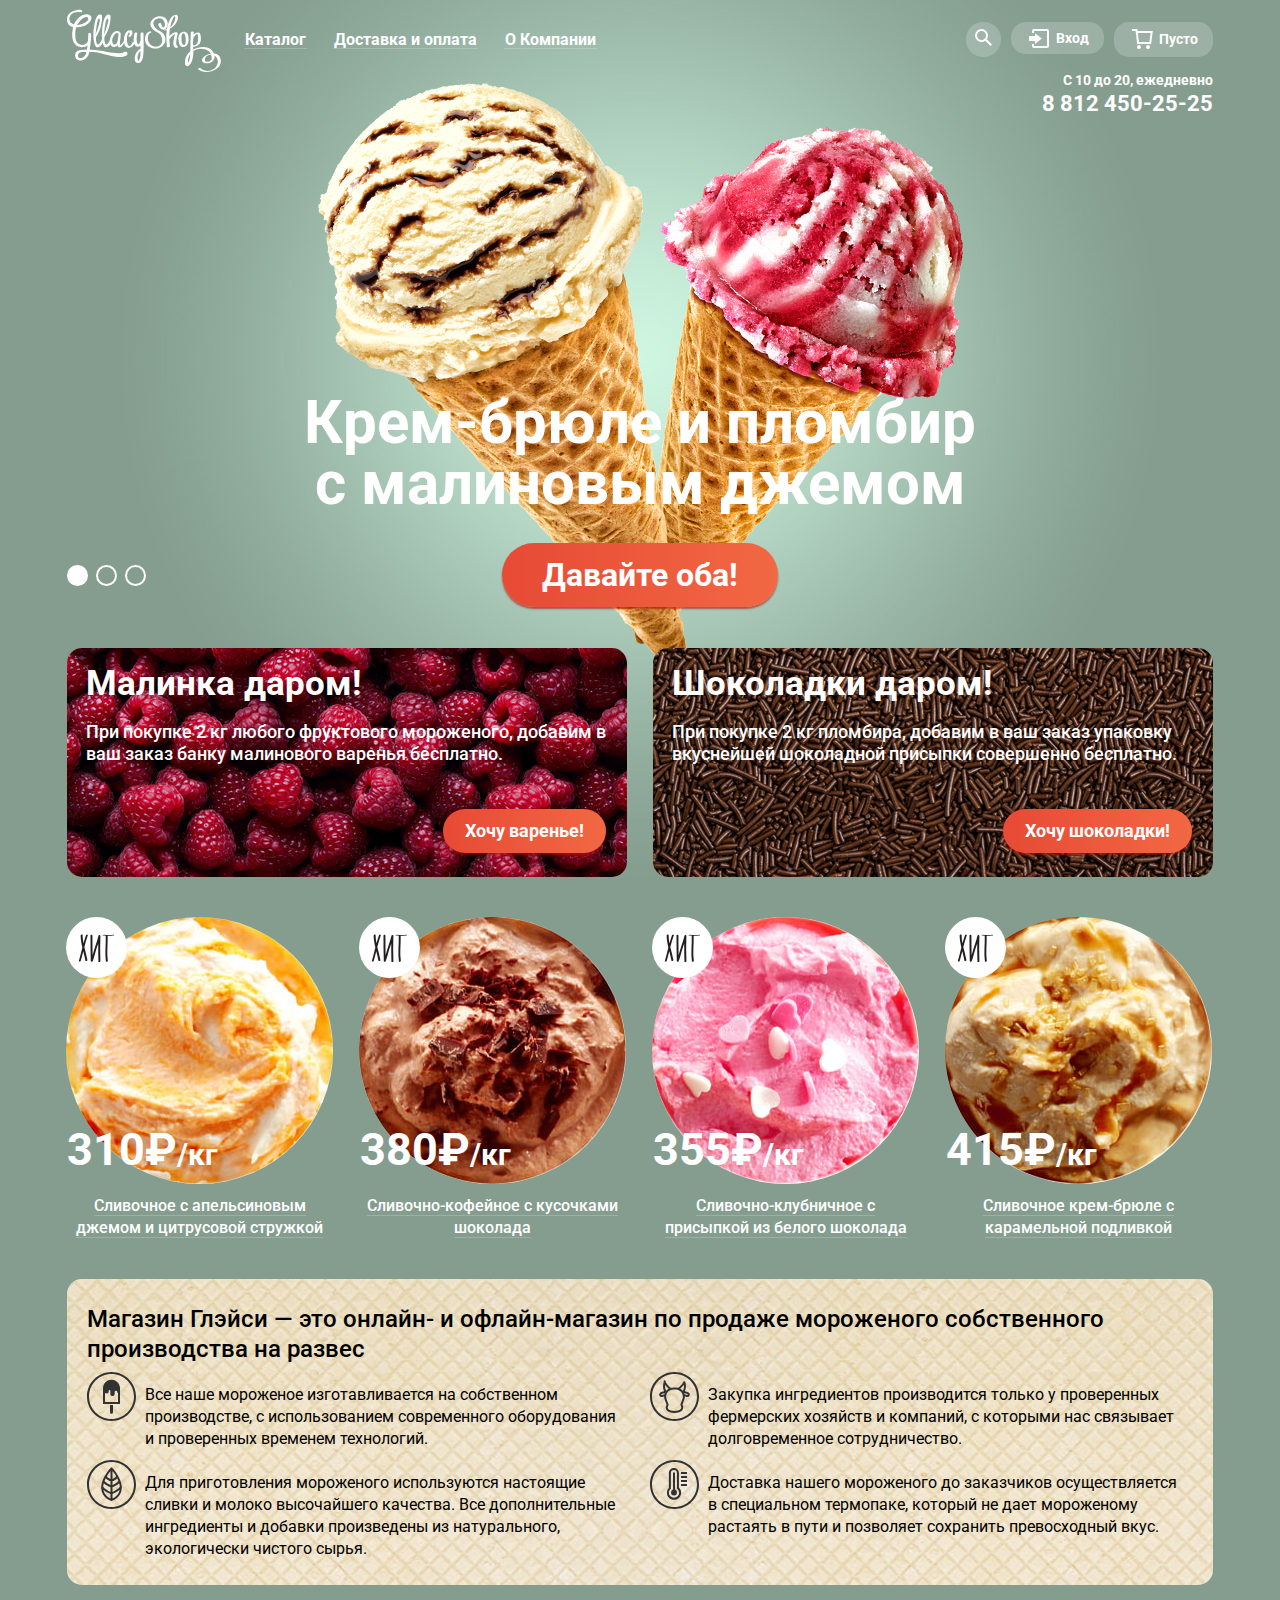
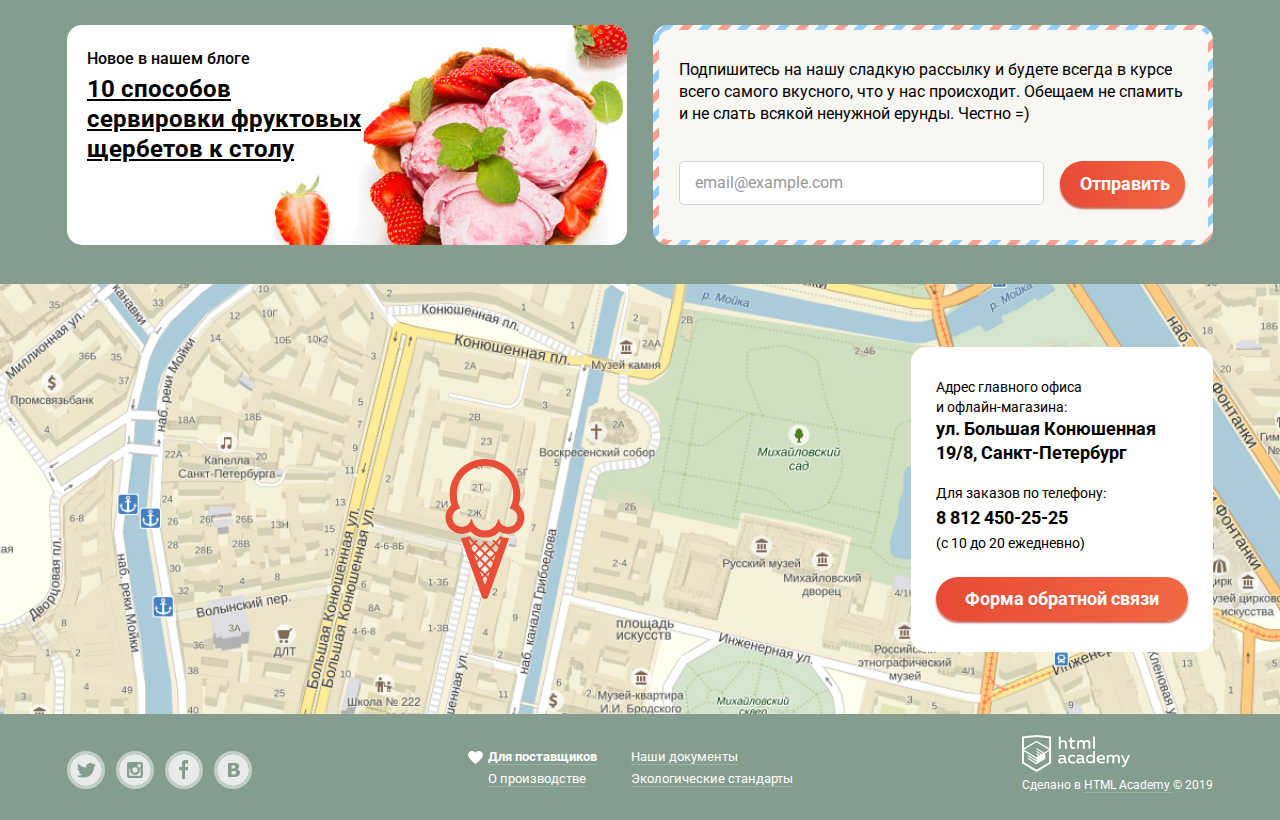
<file: index.html>
<!DOCTYPE html>
<html lang="ru">
  <head>
    <meta charset="utf-8">
    <title>HTML Academy: Глейси</title>
    <link href="https://fonts.googleapis.com/css?family=Roboto:400,500,700&display=swap&subset=cyrillic" rel="stylesheet">
    <link href="css/normalize.css" rel="stylesheet">
    <link href="css/style-min.css" rel="stylesheet">
  </head>
  <body>  
    <div class="modal-background"></div>
    <section class="feedback">
      <h2>Мы обязательно вам ответим!</h2>
      <form class="feedback-form" action="https://echo.htmlacademy.ru/" method="post">
        <p>
          <label for="nameLastname" class="visually-hidden"> Имя Фамилия</label>
          <input id="nameLastname" type="text" name="user-name" placeholder="Имя Фамилия">           
        </p>
        <p>
          <label for="user-email" class="visually-hidden">Электронная почта</label>
          <input id="user-email" type="email" name="user-email" placeholder="email@example.com">                      
        </p>
        <p>
          <textarea name="comment" rows="5" placeholder="В свободной форме"></textarea>
        </p>
        <button class="button feedback-button" type="submit">Отправить</button>
        <button class="modal-close" type="button">
          <svg xmlns="http://www.w3.org/2000/svg" width="18" height="17" viewBox="0 0 18 17">
            <path fill="#231F20" d="M17.454 1.46L16.04.046 9 7.086 1.96.046.546 1.46l7.04 7.04-7.04 7.04 1.414 1.414L9 9.914l7.04 7.04 1.414-1.414-7.04-7.04z"/>
          </svg>
          <span class="visually-hidden">Закрыть</span>
        </button>
      </form>
    </section>        
      <input class="visually-hidden" type="radio" id="product-1" name="toggle" checked tabindex="8">
      <input class="visually-hidden" type="radio" id="product-2" name="toggle">
      <input class="visually-hidden" type="radio" id="product-3" name="toggle">
    <div class="site-wrapper">
    <header class="header container">
      <div class="header-wrap">
      <a class="header-logo">
        <img src="img/logo.svg" width="154" height="64" alt="Логотип Gllacy Shop">
      </a>
      <nav class="main-navigation">        
        <ul class="main-navigation-list">
          <li class="main-navigation-item submenu">
            <a href="">Каталог</a>            
            <ul class="main-navigation-dropdown-list">
              <li class="menu-item-new">
                <a href="">Новинки</a>
              </li>
              <li>
                <a href="catalog.html">Сливочное</a>
              </li>
              <li>
                <a href="">Щербеты</a>
              </li>
              <li>
                <a href="">Фруктовый лед</a>
              </li>
              <li>
                <a href="">Мелорин</a>
              </li>
             </ul>
          </li>
          <li class="main-navigation-item">
            <a href="">Доставка и оплата</a>
          </li>
          <li class="main-navigation-item">
            <a href="">О Компании</a>
          </li>
        </ul>
      </nav>
      <div class="user-navigation">                
      <section class="search">  
        <h2 class="visually-hidden">Поиск</h2>
        <button class="search-button" type="button">
          <span class="visually-hidden">Поиск</span>
          <svg xmlns="http://www.w3.org/2000/svg" xmlns:xlink="http://www.w3.org/1999/xlink" width="17" height="17" viewBox="0 0 17 17">
            <path d="M16.958 15.527L11.75 10.32A6.455 6.455 0 0 0 13 6.5 6.5 6.5 0 1 0 6.5 13a6.465 6.465 0 0 0 3.839-1.263l5.205 5.204 1.414-1.414zM6.5 11C4.019 
            11 2 8.981 2 6.5S4.019 2 6.5 2 11 4.019 11 6.5 8.981 11 6.5 11z"/>
          </svg>
        </button>            
        <div class="modal search-modal">        
        <form class="search-form" action="https://echo.htmlacademy.ru/" method="post">
          <label for="search" class="visually-hidden">Введите, что вы ищете?</label>
          <input id="search" type="search" name="search" placeholder="Крем-брюле">          
        </form> 
      </div>
      </section>   
      <section class="login">
        <h2 class="visually-hidden">Логин</h2>        
        <a class="login-button" href="">
          <svg xmlns="http://www.w3.org/2000/svg" xmlns:xlink="http://www.w3.org/1999/xlink" width="21" height="19" viewBox="0 0 21 19">
            <g><path d="M6 14.875L12.917 9.5 6 4.125v2.917H-.042v4.917H6z"/><path d="M18 0H5C3.9 0 3 .9 3 2v2h2V2h13v15H5v-2H3v2c0 1.1.9 2 2 2h13c1.1 0 2-.9 2-2V2c0-1.1-.9-2-2-2z"/></g>
          </svg>
          Вход
        </a>
        <div class="modal login-modal">
        <form class="login-form" action="https://echo.htmlacademy.ru/" method="post">
          <p>
            <label for="login" class="visually-hidden">Электронная почта</label>
            <input id="login" type="email" name="login" placeholder="email@example.com">
          </p>
          <p>
            <label for="password" class="visually-hidden">Пароль</label>
            <input id="password" type="password" name="password" placeholder="••••••••">
          </p>
          <button class="button login-form-button" type="submit">Войти</button>
          <ul class="login-form-articles"> 
            <li>
              <a class="restore" href="">Забыли пароль?</a>
            </li>
            <li>
              <a class="new-user" href="">Новая регистрация</a>
            </li>  
          </ul>
        </form>        
      </div>
      </section>    
      <section class="basket">
        <h2 class="visually-hidden">Корзина</h2>
        <button class="basket-button" type="button">
          <svg xmlns="http://www.w3.org/2000/svg" width="21" height="20" viewBox="0 0 21 20"><g fill="#FFF">
            <path d="M5.657 2.031L5.422 0H0v2h3.64l1.5 13h13.988l1.699-12.969H5.657zM17.372 13H6.922L5.888 4.031h12.66L17.372 13z"/>
            <circle cx="6.984" cy="18" r="2"/><circle cx="15.984" cy="18" r="2"/></g>
          </svg>
          <span>Пусто</span>          
        </button>          
      </section>  
      </div> 
      </div>   
      <p class="header-contacts">С 10 до 20, ежедневно<a class="header-tel" href="tel:88124502525">8 812 450-25-25</a></p>
    </header>
    <main>      
      <h1 class="visually-hidden">Магазин мороженного "Gllacy Shop"</h1>
      <section class="slider container">
        <h2 class="visually-hidden">Слайдер</h2>
        
        <div class="slider-controls">
          <label for="product-1">Первый</label>
          <label for="product-2">Второй</label>
          <label for="product-3">Третий</label>
        </div>
        <ul class="slider-list">
          <li class="slider-item slide" id="slide1">
            <h3>Крем-брюле и пломбир с малиновым джемом</h3>            
            <a class="button slider-button" href="">Давайте оба!</a>
          </li>
          <li class="slider-item slide" id="slide2">
            <h3>Шоколадный пломбир и лимонный сорбет</h3>            
            <a class="button slider-button" href="">Давайте оба!</a>
          </li>
          <li class="slider-item slide" id="slide3">
            <h3>Пломбир с помадкой и клубничный щербет</h3>            
            <a class="button slider-button" href="">Давайте оба!</a>
          </li>
        </ul>        
      </section>
      <section class="offer container">
        <h2 class="visually-hidden">Акции и спецпредложения</h2>
        <ul class="offer-list">
          <li class="offer-item">
            <h3>Малинка даром!</h3>
            <p>При покупке 2 кг любого фруктового мороженого, добавим в ваш заказ банку малинового варенья бесплатно.</p>
            <a class="button offer-button" href="">Хочу варенье!</a>
          </li>
          <li class="offer-item">
            <h3>Шоколадки даром!</h3>
            <p>При покупке 2 кг пломбира, добавим в ваш заказ упаковку вкуснейшей шоколадной присыпки совершенно бесплатно.</p>
            <a class="button offer-button" href="">Хочу шоколадки!</a>
          </li>
        </ul>        
      </section>
      <section class="top-product container-product">
        <h2 class="visually-hidden">Лучшие товары</h2>
        <ul class="top-product-list">
          <li class="top-product-item">
            <a href="">
              <img src="img/hit_product_1.jpg" width="267" height="267" alt="Мороженое теплого желтого цвета">
              <h3><span class="product-name">Сливочное с апельсиновым джемом и цитрусовой стружкой</span></h3>            
            </a>
            <p class="top-product-item-price">310₽<span class="top-product-item-unit">/кг</span></p>
            <div class="wrap-item-button">
            <a class="button item-button" href="">Быстрый просмотр</a>
           </div>
          </li>  
          <li class="top-product-item">
            <a href="">              
              <img src="img/hit_product_2.jpg" width="267" height="267" alt="Мороженое светло-коричневого цвета">
              <h3><span class="product-name">Сливочно-кофейное с кусочками шоколада</span></h3>
            </a>
            <p class="top-product-item-price">380₽<span class="top-product-item-unit">/кг</span></p>
            <div class="wrap-item-button">
              <a class="button item-button" href="">Быстрый просмотр</a>              
            </div>
          </li>
          <li class="top-product-item">
            <a href="">              
              <img src="img/hit_product_3.jpg" width="267" height="267" alt="Мороженое розового цвета с посыпкой в виде белых сердечек">
              <h3><span class="product-name">Сливочно-клубничное с присыпкой из белого шоколада</span></h3>
            </a>
            <p class="top-product-item-price">355₽<span class="top-product-item-unit">/кг</span></p>
            <div class="wrap-item-button">
              <a class="button item-button" href="">Быстрый просмотр</a>  
            </div>
          </li> 
          <li class="top-product-item">
            <a href="">              
              <img src="img/hit_product_4.jpg" width="267" height="267" alt="Мороженое бело-коричневого цвета">
              <h3><span class="product-name">Сливочное крем-брюле с карамельной подливкой</span></h3>
            </a>
            <p class="top-product-item-price">415₽<span class="top-product-item-unit">/кг</span></p>
            <div class="wrap-item-button">
              <a class="button item-button" href="">Быстрый просмотр</a>  
            </div>
          </li>                 
        </ul>
      </section>
      <div class="container">
      <section class="features">
        <h2 class="visually-hidden">Описание магазина</h2>
        <p class="features-subtitle">Магазин Глэйси — это онлайн- и офлайн-магазин по продаже мороженого собственного производства на развес</p>
        <ul class="features-list">
          <li class="feature-item">
            <p>Все наше мороженое изготавливается на собственном производстве, с использованием современного оборудования и проверенных временем технологий.</p>
          </li>
          <li class="feature-item">
            <p>Закупка ингредиентов  производится только у проверенных фермерских хозяйств и компаний, с которыми нас связывает долговременное сотрудничество. </p>
          </li>
          <li class="feature-item">
            <p>Для приготовления мороженого используются настоящие сливки и молоко высочайшего качества. Все дополнительные ингредиенты и добавки произведены из 
            натурального, экологически чистого сырья. </p>
          </li>
          <li class="feature-item">
            <p>Доставка нашего мороженого до заказчиков осуществляется в специальном термопаке, который не дает мороженому растаять в пути и позволяет сохранить 
              превосходный вкус.</p>
          </li>
        </ul>
      </section>
      </div>
      <div class="index-columns container">
      <article class="news">
        <h2>Новое в нашем блоге</h2>      
        <h3>
          <a href="">
            10 способов сервировки фруктовых щербетов к столу
          </a>
        </h3>
      </article>      
      <section class="subscription">
        <h2 class="visually-hidden">Подписка на рассылку</h2>
        <div class="subscription-border">
        <p class="subscription-info">Подпишитесь на нашу сладкую рассылку и будете всегда в курсе всего самого вкусного, что у нас происходит. 
          Обещаем не спамить и не слать всякой ненужной ерунды. Честно =)</p>
        <form class="subscription-form" action="https://echo.htmlacademy.ru/" method="post">
          <label for="email" class="visually-hidden">Электронная почта</label> 
          <input id="email" type="email" name="user-email" placeholder="email@example.com">       
          <button class="button subscription-button" type="submit">Отправить</button>
        </form>
        </div>
      </section>
      </div>
      <section class="contacts">
        <iframe src="https://www.google.com/maps/embed?pb=!1m18!1m12!1m3!1d1998.5948798555619!2d30.32243585507423!3d59.93886427625802!2m3!1f0!2f0!3f0!3m2!1i1024!2i768!4f13.1!3m3!1m2!1s0x4696310fca145cc1%3A0x42b32648d8238007!2z0JHQvtC70YzRiNCw0Y8g0JrQvtC90Y7RiNC10L3QvdCw0Y8g0YPQuy4sIDE5LzgsINCh0LDQvdC60YIt0J_QtdGC0LXRgNCx0YPRgNCzLCAxOTExODY!5e0!3m2!1sru!2sru!4v1584449280880!5m2!1sru!2sru" 
        width="1200" height="430" style="border:0;" allowfullscreen="" aria-hidden="false" tabindex="0"></iframe>        
        <div class="container">
          <div class="contacts-inner">
            <h2 class="visually-hidden">Карта</h2>
            <div class="contacts-info">
              <p class="contacts-base"> 
                Адрес главного офиса<br> и офлайн-магазина:<br>
              <span class="contacts-address">ул. Большая Конюшенная <br> 19/8, Санкт-Петербург</span>
              </p>
              <p class="contacts-base">
                Для заказов по телефону:<br>
                <a class="contacts-tel" href="tel:88124502525">8 812 450-25-25</a><br>            
                (с 10 до 20 ежедневно)
              </p>   
                <a class="button contacts-button" href="">Форма обратной связи</a>    
            </div>      
          </div> 
        </div>       
      </section>         
    </main>
    <footer class="main-footer container">    
      <ul class="footer-social">
        <li class="social-button">
          <a href="">
            <span class="visually-hidden">Твитер</span>
            <svg xmlns="http://www.w3.org/2000/svg" width="32" height="32" viewBox="0 0 32 32">
              <path d="M16 0C7.164 0 0 7.164 0 16c0 8.837 7.164 16 16 16 8.837 0 16-7.163 16-16 0-8.836-7.163-16-16-16zm7.944 12.809c-.251 
              6.516-3.463 10.832-10.992 10.702h-.486c-.447 0-4.543-.443-5.344-1.823 2.479.19 4.247-.406 5.12-1.136-1.048-.289-2.923-.461-3.251-2.848.384.104.618.221 
              1.299.113-1.307-.824-2.758-1.519-2.679-3.643.311.317 1.164.518 1.46.457-.768-.233-2.149-3.244-.974-4.781 1.984 1.79 4.075 3.482 7.804 3.643.227-2.214 1.24-3.699 
              3.168-4.325 1.84-.479 3.255.26 3.901 1.138.737-.224 1.453-.466 2.193-.685-.004.833-.569 1.463-.935 1.709.747.165 1.423-.475 1.423-.475-.184.963-1.094 1.725-1.707 1.954z"/>
            </svg>
          </a>
        </li>
        <li class="social-button">
          <a href="">
            <span class="visually-hidden">Инстаграмм</span>
            <svg xmlns="http://www.w3.org/2000/svg" width="32" height="32" viewBox="0 0 32 32"><g>
              <path d="M20.916 16a4.938 4.938 0 1 1-9.877 0c0-.394.051-.773.138-1.14h-.897v6.838h11.396V14.86h-.897c.086.367.137.746.137 1.14z"/>
              <path d="M15.978 18.659c1.466 0 2.659-1.193 2.659-2.659s-1.193-2.659-2.659-2.659c-1.466 0-2.659 1.193-2.659 2.659s1.192 2.659 2.659 2.659zM18.637 10.302h3.039v3.039h-3.039z"/>
              <path d="M16 0C7.164 0 0 7.164 0 16c0 8.837 7.164 16 16 16 8.837 0 16-7.163 16-16 0-8.836-7.163-16-16-16zm7.955 21.698a2.285 2.285 0 0 1-2.279 2.279H10.279A2.285 2.285 0 0 1 8 
              21.698V10.302a2.286 2.286 0 0 1 2.279-2.279h11.396a2.286 2.286 0 0 1 2.279 2.279v11.396z"/></g>
            </svg>
          </a>
        </li>
        <li class="social-button">
          <a href="">
            <span class="visually-hidden">Фейсбук</span>
            <svg xmlns="http://www.w3.org/2000/svg" width="32" height="32" viewBox="0 0 32 32">
              <path d="M16 0C7.164 0 0 7.163 0 16s7.164 16 16 16c8.837 0 16-7.164 16-16S24.837 0 16 0zm4.062 9.455h-3.021v3.444h3.021v3.445h-3.021v8.61H14.02v-8.61H11v-3.445h3.021V9.455c0-1.902 
              1.353-3.445 3.021-3.445h3.021v3.445z"/>
            </svg>
          </a>
        </li>
        <li class="social-button">
          <a href="">
            <span class="visually-hidden">Вконтакте</span>
            <svg xmlns="http://www.w3.org/2000/svg" width="32" height="32" viewBox="0 0 32 32"><g>
              <path d="M16.637 14.495c.402-.019.719-.082.951-.188.326-.145.54-.33.641-.559.101-.229.15-.496.15-.797 0-.232-.058-.465-.174-.697-.116-.232-.322-.405-.617-.517-.264-.1-.592-.155-.984-.165a76.242 
              76.242 0 0 0-1.652-.014h-.339v2.965h.565c.571 0 1.057-.009 1.459-.028zM18.118 17.084c-.282-.081-.672-.125-1.166-.132a127.97 127.97 0 0 0-1.55-.009h-.79v3.493h.264c1.014 0 1.74-.003 2.18-.009a3.2 
              3.2 0 0 0 1.212-.245c.377-.157.633-.364.774-.625s.214-.562.214-.9c0-.446-.088-.788-.261-1.03-.17-.241-.464-.423-.877-.543z"/>
              <path d="M16 0C7.164 0 0 7.164 0 16c0 8.837 7.164 16 16 16 8.837 0 16-7.163 16-16 0-8.836-7.163-16-16-16zm6.602 20.531a3.73 3.73 0 0 
              1-1.124 1.327c-.552.415-1.161.71-1.823.886s-1.501.264-2.519.264h-6.121V8.987h5.443c1.13 0 1.957.038 2.48.113a5.126 5.126 0 0 1 1.561.5c.533.27.929.632 1.189 1.087.26.455.392.975.392 1.558 0 
              .678-.179 1.278-.536 1.795-.358.518-.863.92-1.517 1.208v.075c.917.182 1.642.559 2.179 1.13.537.571.807 1.325.807 2.261 0 .678-.138 1.283-.411 1.817z"/></g>
            </svg>
          </a>
        </li>
      </ul>
      <ul class="footer-links">       
        <li class="footer-link footer-link-special">
          <a href="">Для поставщиков</a>
        </li>
        <li class="footer-link">
          <a href="">Наши документы</a>
        </li>   
        <li class="footer-link">
          <a href="">О производстве</a>
        </li>
        <li class="footer-link">
          <a href="">Экологические стандарты</a>
        </li>
      </ul>
      <div class="footer-copyright">
        <a class="html-logo" href="https://htmlacademy.ru/intensive/htmlcss">
          <img src="img/logo-htmlacademy.svg" alt="Логотип HTML Academy" width="108" height="39">
        </a>   
        <p>Сделано в  
          <a href="https://htmlacademy.ru/intensive/htmlcss">
          HTML Academy
          </a>      
          © 2019       
        </p>
      </div>
    </footer> 
  </div>
  <script src="js/script-min.js">
  </script>

</body></html>
</file>
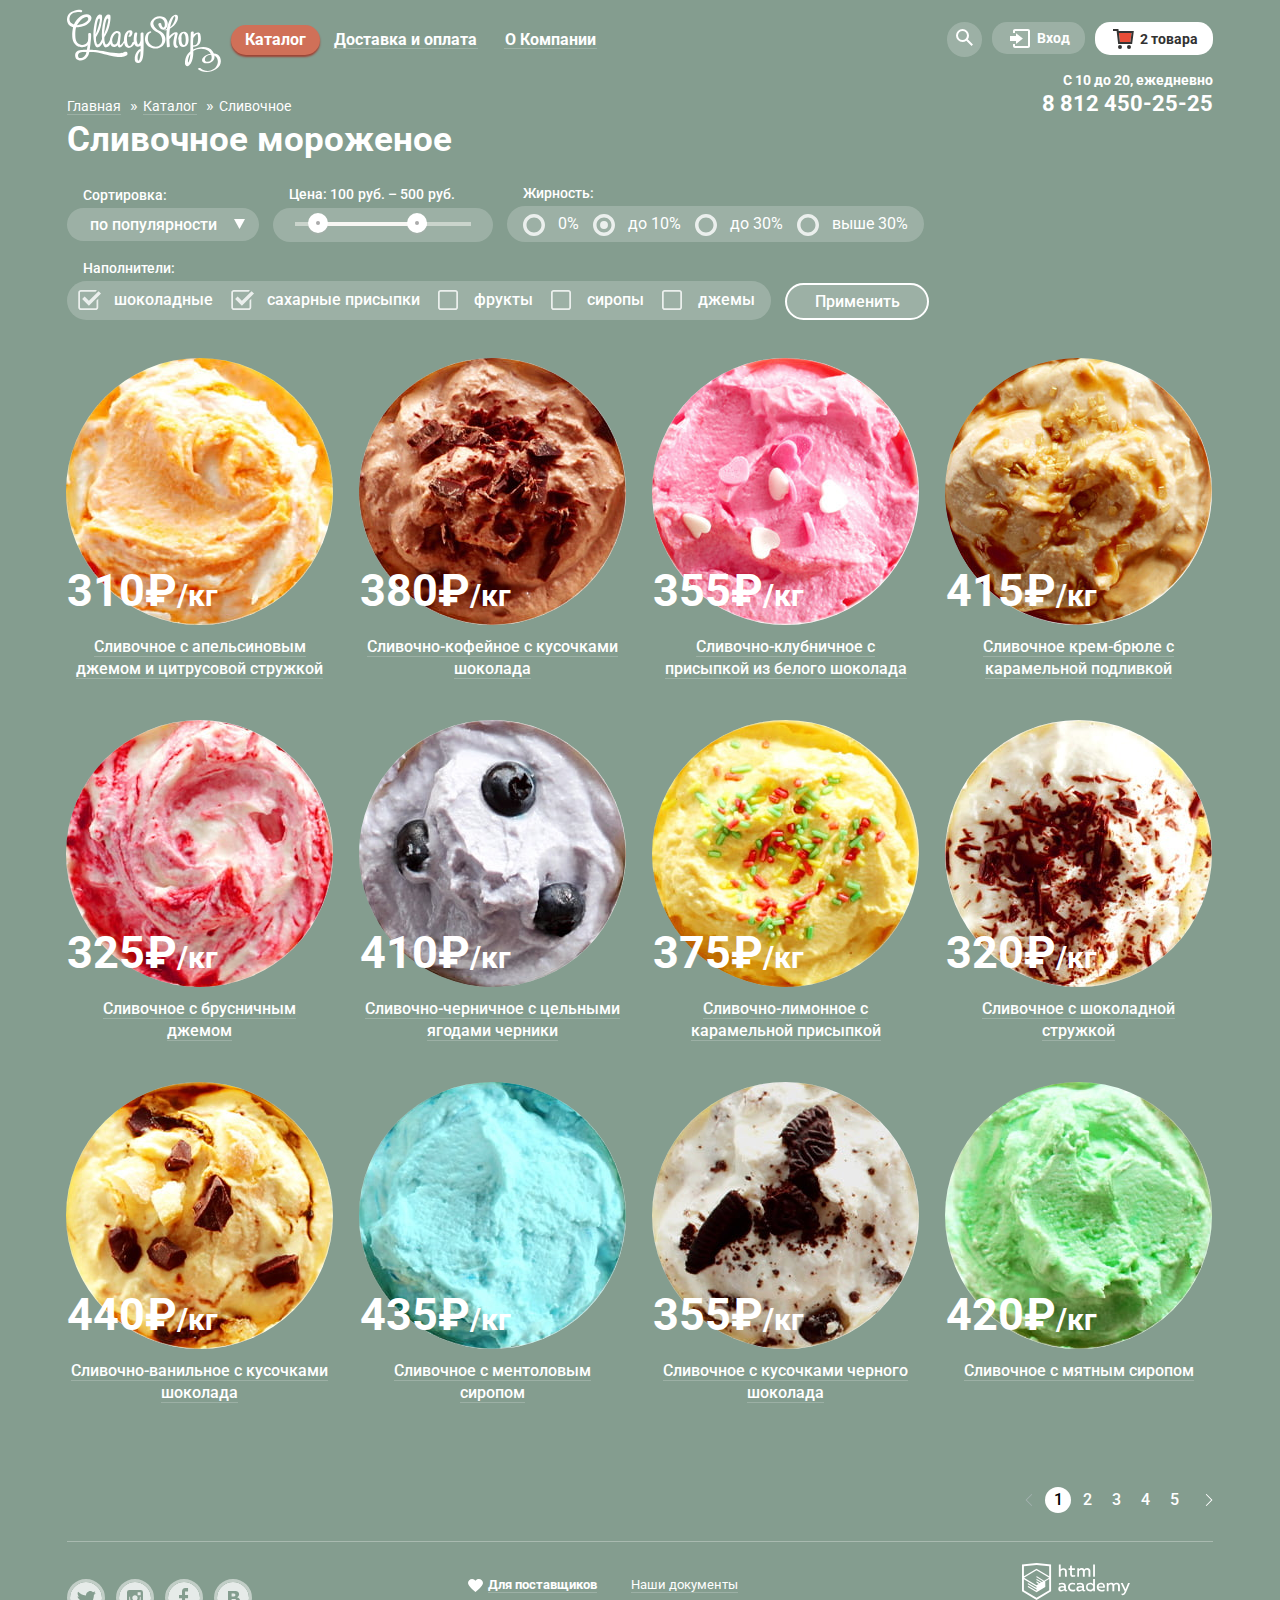
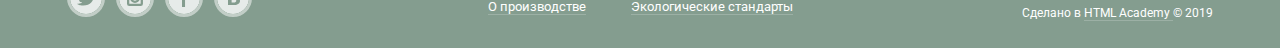
<file: catalog.html>
<!DOCTYPE html>
<html lang="ru">
  <head>
    <meta charset="utf-8">
    <title>HTML Academy: Глейси</title>
    <link href="https://fonts.googleapis.com/css?family=Roboto:400,500,700&display=swap&subset=cyrillic" rel="stylesheet">
    <link href="css/normalize.css" rel="stylesheet">
    <link href="css/style-min.css" rel="stylesheet">
  </head>
  <body>   
    <header class="header container">
      <div class="header-wrap">
      <a class="header-logo" href="index.html">
        <img src="img/logo.svg" width="154" height="64" alt="Логотип Gllacy Shop">
      </a>
      <nav class="main-navigation">        
        <ul class="main-navigation-list">
          <li class="submenu site-navigation-current"><a href="">Каталог</a>            
            <ul class="main-navigation-dropdown-list">
              <li class="menu-item-new">
                <a href="">Новинки</a>
              </li>
              <li class="current-page">
                <a>Сливочное</a>
              </li>
              <li>
                <a href="">Щербеты</a>
              </li>
              <li>
                <a href="">Фруктовый лед</a>
              </li>
              <li>
                <a href="">Мелорин</a>
              </li>
            </ul>
          </li>
          <li class="main-navigation-item">
            <a href="">Доставка и оплата</a>
          </li>
          <li class="main-navigation-item">
            <a href="">О Компании</a>
          </li>
        </ul>
      </nav>      
      <div class="user-navigation">                
        <section class="search">  
          <h2 class="visually-hidden">Поиск</h2>
          <button class="search-button" type="button">
            <span class="visually-hidden">Поиск</span>
            <svg xmlns="http://www.w3.org/2000/svg" xmlns:xlink="http://www.w3.org/1999/xlink" width="17" height="17" viewBox="0 0 17 17">
              <path d="M16.958 15.527L11.75 10.32A6.455 6.455 0 0 0 13 6.5 6.5 6.5 0 1 0 6.5 13a6.465 6.465 0 0 0 3.839-1.263l5.205 5.204 1.414-1.414zM6.5 11C4.019 
              11 2 8.981 2 6.5S4.019 2 6.5 2 11 4.019 11 6.5 8.981 11 6.5 11z"/>
            </svg>
          </button>            
          <div class="modal search-modal">        
          <form class="search-form" action="https://echo.htmlacademy.ru/" method="post">
            <label for="search" class="visually-hidden">Введите, что вы ищете?</label>
            <input id="search" type="search" name="search" placeholder="Например: Крем-брюле">          
          </form> 
        </div>
        </section>   
        <section class="login">  
          <h2 class="visually-hidden">Логин</h2>      
          <a class="login-button" href="">
            <svg xmlns="http://www.w3.org/2000/svg" xmlns:xlink="http://www.w3.org/1999/xlink" width="21" height="19" viewBox="0 0 21 19">
              <g><path d="M6 14.875L12.917 9.5 6 4.125v2.917H-.042v4.917H6z"/><path d="M18 0H5C3.9 0 3 .9 3 2v2h2V2h13v15H5v-2H3v2c0 1.1.9 2 2 2h13c1.1 0 2-.9 2-2V2c0-1.1-.9-2-2-2z"/></g>
            </svg>
            Вход
          </a>
          <div class="modal login-modal">
          <form class="login-form" action="https://echo.htmlacademy.ru/" method="post">
            <p>
              <label for="login" class="visually-hidden">Электронная почта</label>
              <input id="login" type="email" name="login" placeholder="email@example.com">
            </p>
            <p>
              <label for="password" class="visually-hidden">Пароль</label>
              <input id="password" type="password" name="password" placeholder="••••••••">
            </p>
            <button class="button login-form-button" type="submit">Войти</button>
            <ul class="login-form-articles"> 
              <li>
                <a class="restore" href="">Забыли пароль?</a>
              </li>
              <li>
                <a class="new-user" href="">Новая регистрация</a>
              </li>  
            </ul>
          </form>
        </div>
        </section>    
        <section class="basket-full">
          <h2 class="visually-hidden">Корзина</h2>
          <button class="basket-button-full" type="button">
            <svg class="basket-button-full-icon" xmlns="http://www.w3.org/2000/svg" width="21" height="20" viewBox="0 0 21 20">
              <path fill="#E84D37" d="M5.888 4.031L6.922 13h10.45l1.176-8.969z"/><circle fill="#343434" cx="6.984" cy="18" r="2"/>
              <circle fill="#343434" cx="15.984" cy="18" r="2"/><path fill="#343434" d="M5.657 2.031L5.422 0H0v2h3.64l1.5 13h13.988l1.699-12.969H5.657zM17.372 13H6.922L5.888 4.031h12.66L17.372 13z"/>
            </svg>
            <span class="basket-product">2 товара</span>          
          </button>  
          <div class="modal basket-modal">
          <div class="wrap-basket">            
            <table>
              <tbody>
                <tr>
                <td>
                  <button class="basket-close" type="button">
                    <svg xmlns="http://www.w3.org/2000/svg" width="11" height="11" viewBox="0 0 11 11">
                      <path d="M10.979.728l-.708-.707L5.5 4.792.729.021.021.728 4.793 5.5.021 10.271l.707.708L5.5 6.207l4.771 4.772.708-.708L6.207 5.5z"/>
                    </svg>
                    <span class="visually-hidden">Убрать из корзины</span>
                  </button>
                </td>
                <td><img src="img/product_mini_1.jpg" alt="Мороженое теплого желтого цвета" width="33" height="33"></td>
                <td>Пломбир с апельсиновым джемом</td>
                <td>1,5 кг х <span>200 руб.</span></td>
                <td>300 руб.</td>
              </tr>
              <tr>
                <td>
                  <button class="basket-close" type="button">
                    <svg xmlns="http://www.w3.org/2000/svg" width="11" height="11" viewBox="0 0 11 11">
                      <path fill="#231F20" d="M10.979.728l-.708-.707L5.5 4.792.729.021.021.728 4.793 5.5.021 10.271l.707.708L5.5 6.207l4.771 4.772.708-.708L6.207 5.5z"/>
                    </svg>
                    <span class="visually-hidden">Убрать из корзины</span>
                  </button>
                </td>
                <td><img src="img/product_mini_2.jpg" alt="Мороженое розового цвета с посыпкой в виде белых сердечек" width="33" height="33"></td>
                <td class="basket-text">Клубничный пломбир с присыпкой из белого шоколада</td>
                <td>1,5 кг х <span>300 руб.</span></td>
                <td>450 руб.</td>
              </tr>
            </tbody></table>            
            <p>Итого: 750 руб.</p>
            <a class="button" href="">Оформить заказ</a>  
          </div>  
        </div>            
        </section>  
        </div> 
        </div>   
        <p class="header-contacts">С 10 до 20, ежедневно<a class="header-tel" href="tel:88124502525">8 812 450-25-25</a></p>
      </header>
    <main class="catalog-main">
    <div class="container">
      <ul class="breadcrumbs">
        <li>
          <a href="index.html">Главная</a>
        </li>
        <li>
          <a href="">Каталог</a>
        </li>
        <li class="breadcrumbs-current">
          <a>Сливочное</a>
        </li>
      </ul>
      <h1 class="page-title">Сливочное мороженое</h1>      
      <section class="filters">
        <h2 class="visually-hidden">Фильтры</h2>
        <form class="filter" action="https://echo.htmlacademy.ru" method="post"> 
          <fieldset class="filter-item">
            <legend>Сортировка:</legend>            
              <select class="filter-button-sorting" name="sort-list">
                <option value="by-popularity">по популярности</option>
                <option value="cheap-first">сначала недорогие</option>
                <option value="expensive-first">сначала дорогие</option>
                <option value="by-fat">по жирности</option>
              </select>                 
          </fieldset>
          <fieldset class="filter-item filter-price">
            <legend class="visually-hidden">Цена:</legend>
            <div class="range-slider">
              <div class="price-controls">
                <span class="price-title">Цена:</span>
                <input type="text" name="min" value="100">
                <span class="price-ruble"> руб. – </span>
                <input type="text" name="max" value="500">
                <span class="price-ruble"> руб.</span>
              </div>
              <div class="range-slider-track">
                <div class="scale">
                  <div class="bar"></div>
                </div>
                <div class="range-slider-pin range-slider-pin-min"></div>
                <div class="range-slider-pin range-slider-pin-max"></div>
              </div>
            </div>
          </fieldset>
          <fieldset class="filter-item">
            <legend>Жирность:</legend>
            <div class="filter-background">            
              <input class="visually-hidden filter-input-radio" type="radio" name="creaminess" id="creaminess-0" value="0%">
              <label class="filter-option-creaminess" for="creaminess-0">0%</label>  
              <input class="visually-hidden filter-input-radio" type="radio" name="creaminess" id="creaminess-before-10" value="до 10%" checked>
              <label class="filter-option-creaminess" for="creaminess-before-10">до 10%</label>
              <input class="visually-hidden filter-input-radio" type="radio" name="creaminess" id="creaminess-before-30" value="до 30%">
              <label class="filter-option-creaminess" for="creaminess-before-30">до 30%</label>
              <input class="visually-hidden filter-input-radio" type="radio" name="creaminess" id="creaminess-after-30" value="выше 30%">
              <label class="filter-option-creaminess" for="creaminess-after-30">выше 30%</label>            
          </div>
          </fieldset>           
          <fieldset class="filter-item">
            <legend>Наполнители:</legend>
            <div class="filter-background">
              <ul class="fillers-list">
                <li>
                  <input class="visually-hidden filter-option-filler" type="checkbox" name="chocolate" id="filter-chocolate" checked>
                  <label for="filter-chocolate">шоколадные</label>
                </li>
                <li>
                  <input class="visually-hidden filter-option-filler" type="checkbox" name="sugar-powders" id="filter-sugar-powders" checked>
                  <label for="filter-sugar-powders">сахарные присыпки</label>
                </li>
                <li>
                  <input class="visually-hidden filter-option-filler" type="checkbox" name="fruits" id="filter-fruits">
                  <label for="filter-fruits">фрукты</label>
                </li>
               <li>
                  <input class="visually-hidden filter-option-filler" type="checkbox" name="syrups" id="filter-syrups">
                  <label for="filter-syrups">сиропы</label>
                </li>
               <li>
                  <input class="visually-hidden filter-option-filler" type="checkbox" name="jams" id="filter-jams">
                  <label for="filter-jams">джемы</label>
                </li>
              </ul>
            </div>
          </fieldset>
        <button class="filter-button" type="submit">Применить</button>
      </form>
      </section>
    </div>
      <section class="catalog container-product">
        <h2 class="visually-hidden">Список сливочного мороженого</h2>
        <ul class="catalog-list">
          <li class="catalog-item">
            <a href="">
              <img src="img/product-1.jpg" width="267" height="267" alt="Мороженое теплого желтого цвета">
              <h3><span class="product-name">Сливочное с апельсиновым джемом и цитрусовой стружкой</span></h3> 
            </a>
            <p class="catalog-item-price">310&#8381;<span class="catalog-item-unit">/кг</span></p>
            <div class="wrap-item-button">
              <a class="button item-button" href="">Быстрый просмотр</a>
            </div>
          </li>
          <li class="catalog-item">
            <a href="">
              <img src="img/product-2.jpg" width="267" height="267" alt="Мороженое светло-коричневого цвета">
              <h3><span class="product-name">Сливочно-кофейное с кусочками шоколада</span></h3>     
            </a>
            <p class="catalog-item-price">380&#8381;<span class="catalog-item-unit">/кг</span></p>
            <div class="wrap-item-button">
              <a class="button item-button" href="">Быстрый просмотр</a>
            </div>
          </li>
          <li class="catalog-item">
            <a href="">
              <img src="img/product-3.jpg" width="267" height="267" alt="Мороженое розового цвета с посыпкой в виде белых сердечек">
              <h3><span class="product-name">Сливочно-клубничное с присыпкой из белого шоколада</span></h3>         
            </a>
            <p class="catalog-item-price">355&#8381;<span class="catalog-item-unit">/кг</span></p>
            <div class="wrap-item-button">
              <a class="button item-button" href="">Быстрый просмотр</a>
            </div>
          </li>
          <li class="catalog-item">
            <a href="">
              <img src="img/product-4.jpg" width="267" height="267" alt="Мороженое бело-коричневого цвета">
              <h3><span class="product-name">Сливочное крем-брюле с карамельной подливкой</span></h3>       
            </a>
            <p class="catalog-item-price">415&#8381;<span class="catalog-item-unit">/кг</span></p>
            <div class="wrap-item-button">
              <a class="button item-button" href="">Быстрый просмотр</a>
            </div>
          </li>
          <li class="catalog-item">
            <a href="">
              <img src="img/product-5.jpg" width="267" height="267" alt="Мороженое розово-белого цвета">
              <h3><span class="product-name">Сливочное с брусничным джемом</span></h3>            
            </a>
            <p class="catalog-item-price">325&#8381;<span class="catalog-item-unit">/кг</span></p>
            <div class="wrap-item-button">
              <a class="button item-button" href="">Быстрый просмотр</a>
            </div>
          </li>
          <li class="catalog-item">
            <a href="">
              <img src="img/product-6.jpg" width="267" height="267" alt="Мороженое светло-черничного цвета с тремя ягодами черники">
              <h3><span class="product-name">Сливочно-черничное с цельными ягодами черники</span></h3>           
            </a>
            <p class="catalog-item-price">410&#8381;<span class="catalog-item-unit">/кг</span></p>
            <div class="wrap-item-button">
              <a class="button item-button" href="">Быстрый просмотр</a>
            </div>
          </li>
          <li class="catalog-item">
            <a href="">
              <img src="img/product-7.jpg" width="267" height="267" alt="Мороженое ярко-желтого цвета с разноцветной присыпкой">
              <h3><span class="product-name">Сливочно-лимонное с карамельной присыпкой</span></h3>           
            </a>
            <p class="catalog-item-price">375&#8381;<span class="catalog-item-unit">/кг</span></p>
            <div class="wrap-item-button">
              <a class="button item-button" href="">Быстрый просмотр</a>
            </div>
          </li>
          <li class="catalog-item">
            <a href="">
              <img src="img/product-8.jpg" width="267" height="267" alt="Мороженое белого цвета с присыпкой шоколадной стружкой">
              <h3><span class="product-name">Сливочное с шоколадной стружкой</span></h3>          
            </a>
            <p class="catalog-item-price">320&#8381;<span class="catalog-item-unit">/кг</span></p>
            <div class="wrap-item-button">
              <a class="button item-button" href="">Быстрый просмотр</a>
            </div>
          </li>
          <li class="catalog-item">
            <a href="">
              <img src="img/product-9.jpg" width="267" height="267" alt="Мороженое теплого светло-желтого цвета с кусочками шоколада">
              <h3><span class="product-name">Сливочно-ванильное с кусочками шоколада</span></h3>         
            </a>
            <p class="catalog-item-price">440&#8381;<span class="catalog-item-unit">/кг</span></p>
            <div class="wrap-item-button">
              <a class="button item-button" href="">Быстрый просмотр</a>
            </div>
          </li>
          <li class="catalog-item">
            <a href="">
              <img src="img/product-10.jpg" width="267" height="267" alt="Мороженое ярко-бирюзового цвета">
              <h3><span class="product-name">Сливочноe с ментоловым сиропом</span></h3>            
            </a>
            <p class="catalog-item-price">435&#8381;<span class="catalog-item-unit">/кг</span></p>
            <div class="wrap-item-button">
              <a class="button item-button" href="">Быстрый просмотр</a>
            </div>
          </li>
          <li class="catalog-item">
            <a href="">
              <img src="img/product-11.jpg" width="267" height="267" alt="Мороженое белого цвета с крупными кусочками шоколада">
              <h3><span class="product-name">Сливочное с кусочками черного шоколада</span></h3>        
            </a>
            <p class="catalog-item-price">355&#8381;<span class="catalog-item-unit">/кг</span></p>
            <div class="wrap-item-button">
              <a class="button item-button" href="">Быстрый просмотр</a>
            </div>
          </li>
          <li class="catalog-item">
            <a href="">
              <img src="img/product-12.jpg" width="267" height="267" alt="Мороженое светло-зеленого цвета">
              <h3><span class="product-name">Сливочное с мятным сиропом</span></h3>         
            </a>
            <p class="catalog-item-price">420&#8381;<span class="catalog-item-unit">/кг</span></p>
            <div class="wrap-item-button">
              <a class="button item-button" href="">Быстрый просмотр</a>
            </div>
          </li>        
        </ul>
      </section>
    <div class="container">
      <ul class="pagination-list">   
        <li class="pagination-item">
          <a href="">
            <span class="visually-hidden">Предыдущая страница</span>
            <svg xmlns="http://www.w3.org/2000/svg" width="8" height="12" viewBox="0 0 8 12">
            <path fill="#C1C6CE" d="M7.237 5.642L1.73.132c-.2-.197-.52-.197-.717 0s-.198.52 0 .717L6.163 6l-5.15 5.15c-.2.198-.2.52 0 .717.098.1.228.148.357.148.13 0 
            .26-.05.358-.148l5.51-5.51c.198-.197.198-.517 0-.715z"/></svg>   
          </a>       
        </li>     
        <li class="pagination-item paginator-item-current">
          <a>1</a>
        </li>
        <li class="pagination-item">
          <a href="">2</a>
        </li>
        <li class="pagination-item">
          <a href="">3</a>
        </li>
        <li class="pagination-item">
          <a href="">4</a>
        </li>
        <li class="pagination-item">
          <a href="">5</a>
        </li>
        <li class="pagination-item">
          <a href=""> 
            <span class="visually-hidden">Следующая страница</span>
            <svg xmlns="http://www.w3.org/2000/svg" width="8" height="12" viewBox="0 0 8 12">
            <path fill="#ffffff" d="M7.237 5.642L1.73.132c-.2-.197-.52-.197-.717 0s-.198.52 0 .717L6.163 6l-5.15 5.15c-.2.198-.2.52 0 .717.098.1.228.148.357.148.13 0 
            .26-.05.358-.148l5.51-5.51c.198-.197.198-.517 0-.715z"/></svg>      
          </a>      
        </li>
      </ul>   
    </div>
    </main>
    <footer class="main-footer container">    
      <ul class="footer-social">
        <li class="social-button">
          <a href="">
            <span class="visually-hidden">Твитер</span>
            <svg xmlns="http://www.w3.org/2000/svg" width="32" height="32" viewBox="0 0 32 32">
              <path d="M16 0C7.164 0 0 7.164 0 16c0 8.837 7.164 16 16 16 8.837 0 16-7.163 16-16 0-8.836-7.163-16-16-16zm7.944 12.809c-.251 
              6.516-3.463 10.832-10.992 10.702h-.486c-.447 0-4.543-.443-5.344-1.823 2.479.19 4.247-.406 5.12-1.136-1.048-.289-2.923-.461-3.251-2.848.384.104.618.221 
              1.299.113-1.307-.824-2.758-1.519-2.679-3.643.311.317 1.164.518 1.46.457-.768-.233-2.149-3.244-.974-4.781 1.984 1.79 4.075 3.482 7.804 3.643.227-2.214 1.24-3.699 
              3.168-4.325 1.84-.479 3.255.26 3.901 1.138.737-.224 1.453-.466 2.193-.685-.004.833-.569 1.463-.935 1.709.747.165 1.423-.475 1.423-.475-.184.963-1.094 1.725-1.707 1.954z"/>
            </svg>
          </a>
        </li>
        <li class="social-button">
          <a href="">
            <span class="visually-hidden">Инстаграмм</span>
            <svg xmlns="http://www.w3.org/2000/svg" width="32" height="32" viewBox="0 0 32 32"><g>
              <path d="M20.916 16a4.938 4.938 0 1 1-9.877 0c0-.394.051-.773.138-1.14h-.897v6.838h11.396V14.86h-.897c.086.367.137.746.137 1.14z"/>
              <path d="M15.978 18.659c1.466 0 2.659-1.193 2.659-2.659s-1.193-2.659-2.659-2.659c-1.466 0-2.659 1.193-2.659 2.659s1.192 2.659 2.659 2.659zM18.637 10.302h3.039v3.039h-3.039z"/>
              <path d="M16 0C7.164 0 0 7.164 0 16c0 8.837 7.164 16 16 16 8.837 0 16-7.163 16-16 0-8.836-7.163-16-16-16zm7.955 21.698a2.285 2.285 0 0 1-2.279 2.279H10.279A2.285 2.285 0 0 1 8 
              21.698V10.302a2.286 2.286 0 0 1 2.279-2.279h11.396a2.286 2.286 0 0 1 2.279 2.279v11.396z"/></g>
            </svg>
          </a>
        </li>
        <li class="social-button">
          <a href="">
            <span class="visually-hidden">Фейсбук</span>
            <svg xmlns="http://www.w3.org/2000/svg" width="32" height="32" viewBox="0 0 32 32">
              <path d="M16 0C7.164 0 0 7.163 0 16s7.164 16 16 16c8.837 0 16-7.164 16-16S24.837 0 16 0zm4.062 9.455h-3.021v3.444h3.021v3.445h-3.021v8.61H14.02v-8.61H11v-3.445h3.021V9.455c0-1.902 
              1.353-3.445 3.021-3.445h3.021v3.445z"/>
            </svg>
          </a>
        </li>
        <li class="social-button">
          <a href="">
            <span class="visually-hidden">Вконтакте</span>
            <svg xmlns="http://www.w3.org/2000/svg" width="32" height="32" viewBox="0 0 32 32"><g>
              <path d="M16.637 14.495c.402-.019.719-.082.951-.188.326-.145.54-.33.641-.559.101-.229.15-.496.15-.797 0-.232-.058-.465-.174-.697-.116-.232-.322-.405-.617-.517-.264-.1-.592-.155-.984-.165a76.242 
              76.242 0 0 0-1.652-.014h-.339v2.965h.565c.571 0 1.057-.009 1.459-.028zM18.118 17.084c-.282-.081-.672-.125-1.166-.132a127.97 127.97 0 0 0-1.55-.009h-.79v3.493h.264c1.014 0 1.74-.003 2.18-.009a3.2 
              3.2 0 0 0 1.212-.245c.377-.157.633-.364.774-.625s.214-.562.214-.9c0-.446-.088-.788-.261-1.03-.17-.241-.464-.423-.877-.543z"/>
              <path d="M16 0C7.164 0 0 7.164 0 16c0 8.837 7.164 16 16 16 8.837 0 16-7.163 16-16 0-8.836-7.163-16-16-16zm6.602 20.531a3.73 3.73 0 0 
              1-1.124 1.327c-.552.415-1.161.71-1.823.886s-1.501.264-2.519.264h-6.121V8.987h5.443c1.13 0 1.957.038 2.48.113a5.126 5.126 0 0 1 1.561.5c.533.27.929.632 1.189 1.087.26.455.392.975.392 1.558 0 
              .678-.179 1.278-.536 1.795-.358.518-.863.92-1.517 1.208v.075c.917.182 1.642.559 2.179 1.13.537.571.807 1.325.807 2.261 0 .678-.138 1.283-.411 1.817z"/></g>
            </svg>
          </a>
        </li>
      </ul>
      <ul class="footer-links">       
        <li class="footer-link footer-link-special">
          <a href="">Для поставщиков</a>
        </li>
        <li class="footer-link">
          <a href="">Наши документы</a>
        </li>   
        <li class="footer-link">
          <a href="">О производстве</a>
        </li>
        <li class="footer-link">
          <a href="">Экологические стандарты</a>
        </li>
      </ul>
      <div class="footer-copyright">
        <a class="html-logo" href="https://htmlacademy.ru/intensive/htmlcss">
          <img src="img/logo-htmlacademy.svg" alt="Логотип HTML Academy" width="108" height="39">
        </a>   
        <p>Сделано в  
          <a href="https://htmlacademy.ru/intensive/htmlcss">
          HTML Academy
          </a>      
          © 2019       
        </p>
      </div>
    </footer> 
  </body>  
</html>
</file>
<file: css/style-min.css>
@keyframes bounce{0%{transform:translateY(-2000px)}70%{transform:translateY(30px)}90%{transform:translateY(-10px)}to{transform:translateY(0)}}@keyframes shake{0%,to{transform:translateX(0)}10%,30%,50%,70%,90%{transform:translateX(-10px)}20%,40%,60%,80%{transform:translateX(10px)}}body{min-width:940px;margin:0;padding:0;font-family:"Roboto",Arial,sans-serif;font-size:16px;line-height:22px;font-weight:400;color:#fff;background-color:#849d8f}a{text-decoration:none}.visually-hidden{position:absolute;clip:rect(0 0 0 0);width:1px;height:1px;margin:-1px}.modal{display:none}.button{font-size:18px;line-height:24px;font-weight:700;text-align:center;vertical-align:middle;color:#fff;background-image:linear-gradient(90deg,#e74a35 0,#f26843 100%);box-shadow:0 2px 2px 0 rgba(172,16,0,.64);border:0;border-radius:45px}.button:focus,.button:hover{background-image:linear-gradient(#f58669,#ec6f5e);box-shadow:0 2px 2px #9e4334}.button:active{box-shadow:inset 0 2px 2px 0 #942718;background-image:linear-gradient(to bottom,rgba(0,0,0,.07),rgba(0,0,0,.07)),linear-gradient(to top,#e74a35,#f26843)}.slider-button{display:inline-block;margin-top:29px;padding:10px 40px;vertical-align:middle;font-size:32px;line-height:44px}.offer-button{display:block;vertical-align:middle;margin-top:auto;margin-left:auto;margin-bottom:10px;padding:10px 22px}.contacts-button{display:block;margin-top:6px;padding:10px}.breadcrumbs,.catalog-list,.features-list,.fillers-list,.main-footer ul,.main-navigation-dropdown-list,.main-navigation-list,.offer-list,.pagination-list,.slider-list,.top-product-list{list-style:none}.feedback-form input,.feedback-form textarea,.login-form input,.search-form input,.subscription-form input{font-size:16px;line-height:24px;font-weight:700;color:#323232}.container{max-width:1146px;min-width:320px;margin:0 auto;padding-left:27px;padding-right:27px}.header{position:relative}.header-logo{padding-top:9px}.main-navigation-list{display:-ms-flexbox;display:flex;flex-wrap:wrap;max-width:700px;padding:0;margin:0 0 0 10px}.main-navigation-list>li{position:relative;margin:0}.main-navigation a{position:relative;display:block;padding:6px 14px;line-height:18px;font-weight:700;color:#fff;text-decoration:none}.main-navigation-item>a::before,.menu-item-new a:before{content:"";position:absolute;left:13px;right:13px;height:1px}.main-navigation-item>a::before{bottom:6px;background-color:#fff;opacity:.2}.main-navigation-item>a:active,.main-navigation-item>a:hover{background-color:#fff;color:#000;border-radius:15px}.main-navigation-item>a:active{box-shadow:inset 0 2px 1px 0 #696969}.main-navigation-dropdown-list{position:absolute;z-index:1;display:none;width:143px;padding:5px 0 0}.submenu:hover>ul{display:block;border-radius:10px}.main-navigation-dropdown-list a{display:block;padding-bottom:10px;font-size:14px;line-height:16px;font-weight:400;color:#000;background-color:#f8f7f4;text-decoration:none}.main-navigation-dropdown-list a:hover{color:#000;background-color:#fbded7}.main-navigation-dropdown-list a:active{background-color:#f6b5a5}.menu-item-new a{padding-top:10px;padding-bottom:13px;font-weight:700}.menu-item-new a:before{bottom:0;background-color:#d1d0ce}.current-page a{background-color:#d07058}.basket-button span,.login a{font-size:14px;line-height:16px;font-weight:700;color:#fff}.basket svg,.basket-button-full-icon,.login svg{position:absolute;left:18px;top:7px}.login svg,.search svg{fill:#fff}.search-button{margin-left:10px;padding:7px 9px 6px;background-color:rgba(255,255,255,.2);border-radius:50%;border:0}.basket-full:hover>div,.login-button,.login:hover>div,.search:hover>div{display:block}.basket-button,.login-button{position:relative;margin-left:10px;padding:8px 15px 8px 45px;background-color:rgba(255,255,255,.2);border-radius:15px;border:0}.login-button:hover,.search-button:hover{color:#000;background-color:#fff}.login-button:hover svg,.search-button:hover svg{fill:#000}.basket-full,.login,.search{position:relative}.search-modal{position:absolute;z-index:2;right:0;display:none;padding-top:3px;background-color:transparent}.search-form{padding:19px 15px;background-color:#f8f7f4;border:0;border-radius:5px}.login-form input,.search-form input{box-sizing:border-box;min-height:44px;width:311px;padding:5px 5px 5px 13px;border-radius:5px;box-shadow:none;border:solid 1px #d3d3d2}.login-modal{position:absolute;z-index:2;right:0;padding-top:4px;background-color:transparent}.login-form{padding:20px 17px 20px 20px;background-color:#f8f7f4;border-radius:5px}.login-form a{font-weight:400;font-size:13px;line-height:24px;color:#000;text-decoration:underline}.login-form input{width:240px;padding:8px 13px}.login-form p{margin:0 0 20px}.login-form-articles,.login-form-button{padding:10px 23px;vertical-align:middle}.login-form-articles{display:inline-block;margin:0;padding:0 0 0 18px;list-style:none}.new-user{display:block;margin-top:-3px}.login-form input::placeholder,.search-form input::placeholder{font-size:14px;line-height:24px;font-weight:400;color:#999}.basket-button-full{position:relative;display:block;padding:8px 15px 6px 45px;margin-left:10px;background-color:#fff;border-radius:15px;border:0}.basket-product{font-size:14px;line-height:16px;font-weight:700;color:#323232}.basket-modal{position:absolute;z-index:2;right:0;width:540px;padding-top:4px;color:#000;border-radius:5px}.basket-close,.basket-modal{border:0;background-color:transparent}.wrap-basket{display:-ms-flexbox;display:flex;flex-wrap:wrap;flex-direction:column;padding:9px 15px 20px 10px;background-color:#f8f7f4}.wrap-basket table{padding-bottom:3px;font-size:13px;line-height:16px;font-weight:400;border-bottom:1px solid #cacac7;border-spacing:0 10px}.wrap-basket p{margin:14px 0 14px auto;font-size:15px;line-height:18px;font-weight:700;text-align:right}.wrap-basket a{width:170px;box-sizing:border-box;margin-left:auto;margin-right:0;padding:10px 14px;text-align:right}.wrap-basket tr{padding:0;margin:0}.wrap-basket td{padding-bottom:4px}.wrap-basket td:first-child{width:25px}.wrap-basket td:nth-child(2){padding-left:5px;width:43px}.wrap-basket td:nth-child(3){width:225px;padding-right:20px}.wrap-basket td:nth-child(4){width:121px}.wrap-basket span{color:#999}.basket-text{padding-top:10px}.header-contacts{padding:0;margin:-7px 0 0;font-size:14px;line-height:16px;font-weight:700;text-align:right}.header-tel{display:block;font-size:22px;line-height:32px;font-weight:700;color:#fff}.site-wrapper{min-width:940px;margin:0;background-color:#849d8f;background-image:url(../img/slider_1.jpg);background-repeat:no-repeat;background-position:top center;transition:background-image .5s ease,background-color .5s ease}.slider{position:relative;padding-top:259px;text-align:center}.slider-list{padding:0;margin:14px 0 0}.slide{display:none}.slider-item h3{width:700px;margin:0 auto;font-size:60px;line-height:60.5px;font-weight:700}.slider-controls{position:absolute;bottom:20px;left:27px;z-index:2;font-size:0}.slider-controls label{display:inline-block;margin-right:8px;vertical-align:top;background-color:transparent;cursor:pointer}.slider-controls label,.slider-controls label:active,.slider-controls label:hover{width:17px;height:17px;border:2px solid #fff;border-radius:50%}.slider-controls label:hover{background-color:rgba(248,247,244,.4)}.slider-controls label:active{background-color:#fff}#product-1:checked~.site-wrapper{background-color:#849d8f;background-image:url(../img/slider_1.jpg)}#product-2:checked~.site-wrapper{background-color:#8996a6;background-image:url(../img/slider_2.jpg)}#product-3:checked~.site-wrapper{background-color:#9d8b84;background-image:url(../img/slider_3.jpg)}#product-1:checked~.site-wrapper #slide1,#product-2:checked~.site-wrapper #slide2,#product-3:checked~.site-wrapper #slide3{display:block}#product-1:checked~.site-wrapper label[for=product-1],#product-2:checked~.site-wrapper label[for=product-2],#product-3:checked~.site-wrapper label[for=product-3]{background-color:#fff}#product-1:focus~.site-wrapper label[for=product-1],#product-2:focus~.site-wrapper label[for=product-2],#product-3:focus~.site-wrapper label[for=product-3]{box-shadow:0 0 0 3px rgba(46,136,228,.8)}.offer-item{display:-ms-flexbox;display:flex;flex-wrap:wrap;box-sizing:border-box;width:560px;min-height:229px;padding:15px 21px 14px 19px}.offer-item:first-child{margin-right:26px;background:url(../img/raspberries.png) no-repeat;background-color:#9c1e25;background-size:cover;border-radius:15px}.offer-item:nth-child(2){background:url(../img/chocolate.png) no-repeat;background-color:#60442f;background-size:cover;border-radius:15px}.offer-item h3{margin:0;font-size:35px;line-height:41px;font-weight:700}.offer-item p{margin:0 0 10px;width:100%;font-size:18px;line-height:22px;font-weight:500}.footer-copyright a:focus,.footer-copyright a:hover,.footer-links a:focus,.footer-links a:hover{color:#ffbc9e}.news a:focus,.news a:hover{color:#e84d37}.features{box-sizing:border-box;width:1146px;min-height:306px;margin-bottom:40px;padding:25px 20px;color:#000;background-color:#eee2c9;background-image:url(../img/background-waffle.jpg);background-repeat:no-repeat;background-size:cover;border-radius:15px}.features-subtitle{margin:0 0 20px;font-size:24px;line-height:30px;font-weight:500}.features-list{display:-ms-flexbox;display:flex;flex-wrap:wrap;margin:0;padding:0}.feature-item{position:relative;max-width:480px;padding-left:58px}.feature-item p{margin:0 0 22px}.feature-item:last-child p,.feature-item:nth-child(3) p{margin:0}.feature-item::before{content:"";position:absolute;left:0;top:-12px;width:50px;height:50px;background-repeat:no-repeat;background-position:0 0;background-image:url(../img/ice-cream.svg)}.feature-item:nth-child(2)::before{background-image:url(../img/cow.svg)}.feature-item:nth-child(3)::before{background-image:url(../img/eco.svg)}.feature-item:nth-child(4)::before{background-image:url(../img/thermometer.svg)}.feature-item:nth-child(2n-1){margin-right:25px}.news,.subscription{width:560px;min-height:220px;color:#000;background-color:#fff;background-image:url(../img/background-strawberry.jpg);background-repeat:no-repeat;background-size:cover;border-radius:15px}.news h2{padding:0;margin:23px 0 0 20px;font-size:16px;font-weight:500}.news h3{max-width:285px;margin:4px 0 0 20px}.news a{color:#000;font-size:24px;line-height:30px;font-weight:700;text-decoration:underline}.subscription{box-sizing:border-box;padding:34px 26px;background-color:#f8f7f4;background-image:url(../img/background-mail.jpg.png)}.subscription p{margin:0 0 36px}.subscription-form input{box-sizing:border-box;width:365px;min-height:44px;padding:9px 15px;border-radius:5px;border:solid 1px #d3d3d2;box-shadow:none}.feedback input::placeholder,.feedback textarea::placeholder,.subscription input::placeholder{font-size:16px;line-height:24px;font-weight:400;color:#999}.subscription-button{margin-left:12px;padding:11px 15px 11px 20px}.contacts{position:relative;min-width:320px;min-height:430px;background-image:url(../img/map.png);background-repeat:no-repeat;background-position:center;background-size:cover}.contacts iframe{position:absolute;z-index:2;width:100%;border:0}.contacts-inner{padding-top:63px}.contacts-info{position:relative;box-sizing:border-box;z-index:3;max-width:302px;min-height:305px;margin-left:auto;padding:30px 25px;background-color:#fff;border-radius:15px}.contacts::before,.footer-link-special::before{content:"";position:absolute;left:445px;top:175px;width:85px;height:145px;background-repeat:no-repeat;background-position:0 0;background-image:url(../img/pin.svg)}.contacts-base{margin:0;padding-bottom:18px;font-size:14px;line-height:20px;color:#000}.contacts-address,.contacts-tel{font-size:18px;line-height:24px;font-weight:700}.contacts-tel{line-height:30px;color:#000;text-decoration:none}.modal-background{position:fixed;top:0;left:0;z-index:5;display:none;width:100%;height:100%;background-color:rgba(0,0,0,.3)}.background-open,.catalog-item:hover .wrap-item-button,.top-product-item:hover .wrap-item-button{display:block}.feedback{position:fixed;top:50%;left:50%;z-index:4;display:none;box-sizing:border-box;width:478px;margin-top:-147px;margin-left:-238px;padding:19px 24px 26px 25px;background-color:#f8f7f4;border:0;border-radius:10px}.feedback h2{padding:0;margin:0 0 22px;color:#000}.feedback-form{display:-ms-flexbox;display:flex;flex-wrap:wrap;padding:0;margin:0}.feedback p{margin:0}.feedback input,.feedback textarea{box-sizing:border-box;border:solid 1px #d3d3d2;border-radius:5px;box-shadow:none}.feedback input{min-height:43px;min-width:267px;margin-bottom:20px;padding:11px 15px 7px 14px}.feedback textarea{min-height:155px;width:428px;margin-bottom:19px;padding-top:8px;padding-left:14px}.feedback-button{padding:10px 23px 10px 24px;margin-left:auto;margin-right:0}.modal-close{position:absolute;top:14px;right:10px;border:0;background-color:transparent}.feedback-open{display:block;z-index:6;animation:bounce .6s}.feedback-error{animation:shake .6s}.social-button a{color:#fff}.social-button svg{fill:#fff;fill-opacity:.8;border-radius:50%;border:3px solid rgba(255,255,255,.5)}.social-button svg:active,.social-button svg:hover{fill-opacity:1;border-radius:50%;border:3px solid rgba(255,255,255,.7)}.social-button svg:active{fill:#e9e9e9}.footer-link a{font-size:13px;line-height:18px;font-weight:400;color:#fff;text-decoration:none;border-bottom:1px solid rgba(255,255,255,.2)}.footer-link-special a{font-weight:700}.footer-links{position:relative}.footer-link-special::before{top:6px;left:30px;width:15px;height:15px;background-image:url(../img/heart.svg)}.footer-copyright{font-size:12px;line-height:16px}.footer-copyright a{color:#fff;text-decoration:none}.footer-copyright a:not(.html-logo){border-bottom:1px solid rgba(255,255,255,.2)}.page-title{padding:0;margin:0 0 25px;font-size:35px;line-height:41px;font-weight:700}.breadcrumbs a{font-size:14px;line-height:16px;color:#fff;text-decoration:none;border-bottom:1px solid rgba(255,255,255,.2)}.breadcrumbs-current a{border-bottom:none}.wrap-item-button{position:absolute;top:100%;left:0;z-index:1;display:none;width:100%;padding-top:11px;padding-bottom:20px;background-color:rgba(255,255,255,.2);border-radius:0 0 10px 10px}.item-button{display:inline-block;margin:0;padding:10px 16px;vertical-align:middle;font-size:18px;line-height:24px;font-weight:700}.container-product{max-width:1174px;min-width:320px;margin:0 auto;padding-left:13px;padding-right:13px}.catalog-item h3,.top-product-item h3{margin:5px 0 0;padding:0 5px;font-size:16px;line-height:22px;font-weight:500}.catalog-item img,.top-product-item img{border-radius:50%}.catalog-item a,.top-product-item a{color:#fff;text-decoration:none}.product-name{border-bottom:1px solid rgba(255,255,255,.2)}.catalog-list li:hover,.top-product-list li:hover{display:-ms-flexbox;display:flex;text-align:center;background-color:rgba(255,255,255,.2);border-radius:10px 10px 0 0}.catalog-item a:focus,.catalog-item a:hover,.top-product-item a:focus,.top-product-item a:hover{color:#fff}.top-product-item::before{content:"";position:absolute;width:65px;height:65px;background-repeat:no-repeat;background-position:0 0;background-image:url(../img/hit.svg)}.catalog-item-price,.top-product-item-price{position:absolute;top:216px;left:14px;margin:0;font-size:45px;line-height:45px;font-weight:700}.catalog-item-unit,.top-product-item-unit{font-size:30px;line-height:45px;font-weight:700}.breadcrumbs{display:-ms-flexbox;display:flex}.site-navigation-current>a{text-decoration:none;background-color:#d07058;border-radius:18px;box-shadow:0 2px 2px rgba(172,16,0,.64)}.site-navigation-current>a:hover{color:#fff}.site-navigation-current>a::before{content:none}.dropdown-current a{background-color:#d07058;color:#fff}.filter-button{width:144px;height:37px;margin-top:5px;font-size:16px;line-height:18px;font-weight:500;text-align:center;color:#fff;vertical-align:middle;background-color:rgba(255,255,255,.2);border:solid 2px #fff;border-radius:20px}.filter-button:focus,.filter-button:hover{color:#323232;background-color:#fff}.filter-button:active{color:#323232;background-color:#fff;box-shadow:0 2px 1px 0 #696969}.fillers-list,.filter-button-sorting{font-size:16px}.fillers-list{line-height:18px;font-weight:500}.filter{display:-ms-flexbox;display:flex;flex-wrap:wrap;padding:0;margin:0 0 14px;align-items:center}.filter-background{padding:7px 11px;background-color:rgba(255,255,255,.2);border-radius:25px}.filter-item{padding:0;margin:0 14px 18px 0;border:0}.filter-item legend{padding-left:16px;margin-bottom:5px;font-size:14px;line-height:16px;font-weight:500;color:#fff}.filter-price legend{margin:0}.fillers-list{display:-ms-flexbox;display:flex;flex-wrap:wrap;max-width:703px;margin:0;padding:0}.fillers-list li{min-height:22px;padding-top:3px;margin-right:18px}.fillers-list li:last-child{margin-right:5px}.filter-button-sorting{max-width:192px;padding:8px 36px 7px 16px;line-height:18px;font-weight:500;text-align:center;vertical-align:middle;color:#fff;box-sizing:border-box;background-color:rgba(255,255,255,.2);border-radius:25px;border:0;-webkit-appearance:none;-moz-appearance:none;appearance:none;background-image:url(../img/icon-down-dir.svg);background-repeat:no-repeat;background-position:92% center}.filter-button-sorting::-ms-expand{display:none}.filter-button-sorting option{padding:0 35px;color:#323232}.filter-button-sorting:focus,.filter-button-sorting:hover{color:#323232;background-image:url(../img/icon-down-dir-hover.svg)}.filter-option-creaminess{position:relative;padding-left:40px;margin-right:5px;cursor:pointer}.filter-input-radio+.filter-option-creaminess::before{content:"";position:absolute;left:5px;top:0;width:22px;height:22px;background-image:url(../img/radio-off.svg);background-repeat:no-repeat;opacity:.8}.filter-input-radio:checked+.filter-option-creaminess::before{content:"";position:absolute;left:5px;top:0;width:22px;height:22px;background-image:url(../img/radio-on.svg);background-repeat:no-repeat;opacity:.8}.filter-option-filler+label{position:relative;padding-left:36px}.filter-option-filler+label::before{content:"";position:absolute;left:0;top:0;width:20px;height:20px;background-image:url(../img/checkbox-off.svg);background-repeat:no-repeat;opacity:.8}.filter-option-filler:checked+label::before{content:"";position:absolute;left:0;top:0;width:24px;height:20px;background-image:url(../img/checkbox-on.svg);background-repeat:no-repeat;opacity:.8}.filter-input-radio+.filter-option-creaminess:hover::before,.filter-input-radio:checked+.filter-option-creaminess:hover::before,.filter-input-radio:checked:focus+.filter-option-creaminess::before,.filter-input-radio:focus+.filter-option-creaminess::before,.filter-option-filler+label:hover::before,.filter-option-filler:focus+label::before{opacity:1}.filter-input-radio:disabled+.filter-option-creaminess::before,.filter-option-filler:disabled+label::before{opacity:.4}.range-slider{max-width:220px;margin:0}.price-controls{display:inline-block;padding-left:16px;margin-bottom:5px;vertical-align:top;font-size:14px;line-height:16px;font-weight:500}.price-controls input{width:25px;margin:0;padding:0;color:inherit;font:inherit;background:0 0;border:0}.range-slider-track{position:relative;min-height:20px;padding:7px 22px;background-color:rgba(255,255,255,.2);border-radius:25px}.range-slider-track .scale{position:relative;width:176px;height:4px;margin-top:7px;background:rgba(248,247,244,.5)}.range-slider-track .bar{position:absolute;left:25px;width:107px;height:4px;background:#f8f7f4}.range-slider-pin,.range-slider-pin:hover{position:absolute;top:5px;width:20px;height:22px;background-image:url(../img/filter-button.svg);background-repeat:no-repeat;cursor:pointer}.range-slider-pin-min{left:35px}.range-slider-pin-max{left:134px}.range-slider-pin:hover{width:22px;height:25px;background-image:url(../img/filter-button-bigger.svg)}.pagination-item a{font-weight:500;color:#fff}.header-wrap,.user-navigation{display:-ms-flexbox;display:flex}.header-wrap{align-items:center}.user-navigation{flex-wrap:wrap;justify-content:flex-end;margin:0 0 0 auto}.catalog-list,.offer-list,.top-product-list{display:-ms-flexbox;display:flex;margin:41px 0 34px;padding:0}.catalog-list,.top-product-list{flex-wrap:wrap;margin:0}.catalog-item,.top-product-item{position:relative;max-width:267px;padding:6px 13px 0;text-align:center}.top-product-item{margin-bottom:40px}.catalog-item{margin-bottom:34px}.index-columns{justify-content:space-between;margin-bottom:39px}.footer-social,.index-columns,.main-footer{display:-ms-flexbox;display:flex}.main-footer{align-items:center;justify-content:space-between;min-height:106px}.footer-social{margin:0 auto 0 0;padding:0}.social-button a{display:block;height:32px;width:32px;margin-right:17px}.footer-social li:last-child{padding-right:0}.footer-links{display:-ms-flexbox;display:flex;flex-wrap:wrap;width:380px;margin:0;padding:0 0 0 30px}.footer-link{min-width:123px;text-align:left;padding-left:20px}.footer-copyright{margin-left:auto}.footer-copyright p{margin:0;padding:0 0 8px}.catalog-main{padding:0;margin:-25px 0 0}.breadcrumbs{margin:0;padding:0 0 2px}.breadcrumbs li:not(:last-child)::after{content:"»";padding-left:5px;padding-right:5px}.pagination-list{display:-ms-flexbox;display:flex;justify-content:flex-end;margin:49px 0 0;padding-bottom:28px;border-bottom:1px solid rgba(255,255,255,.3)}.pagination-item{position:relative;min-width:26px;height:26px;margin-left:3px;cursor:pointer}.pagination-item a{display:block;width:100%;height:100%;line-height:26px;text-align:center}.paginator-item-current{background-color:#fff;border-radius:50%;color:#000}.pagination-item:active>a,.paginator-item-current a{color:#000}.pagination-item:not(:first-child):not(:last-child):focus,.pagination-item:not(:first-child):not(:last-child):hover{background-color:rgba(255,255,255,.2);border-radius:50%}.pagination-item:not(:first-child):not(:last-child):active{background-color:#fff;border-radius:50%}.pagination-item:first-child svg{transform:scale(-1,1);fill-opacity:.5}.pagination-item svg{padding:7px 0}.pagination-item:last-child svg{padding-left:20px}.pagination-item:nth-child(6){margin-right:-5px}.feedback-form input:hover,.feedback-form textarea:hover,.login-form input:hover,.search-form input:hover,.subscription-form input:hover{box-shadow:0 0 0 1px rgba(154,154,154,.52);border:solid 1px rgba(154,154,154,.52)}.feedback-form input:focus,.feedback-form textarea:focus,.login-form input:focus,.search-form input:focus,.subscription-form input:focus{box-shadow:0 0 0 1px rgba(46,136,228,.52);border:solid 1px rgba(46,136,228,.52)}
</file>
